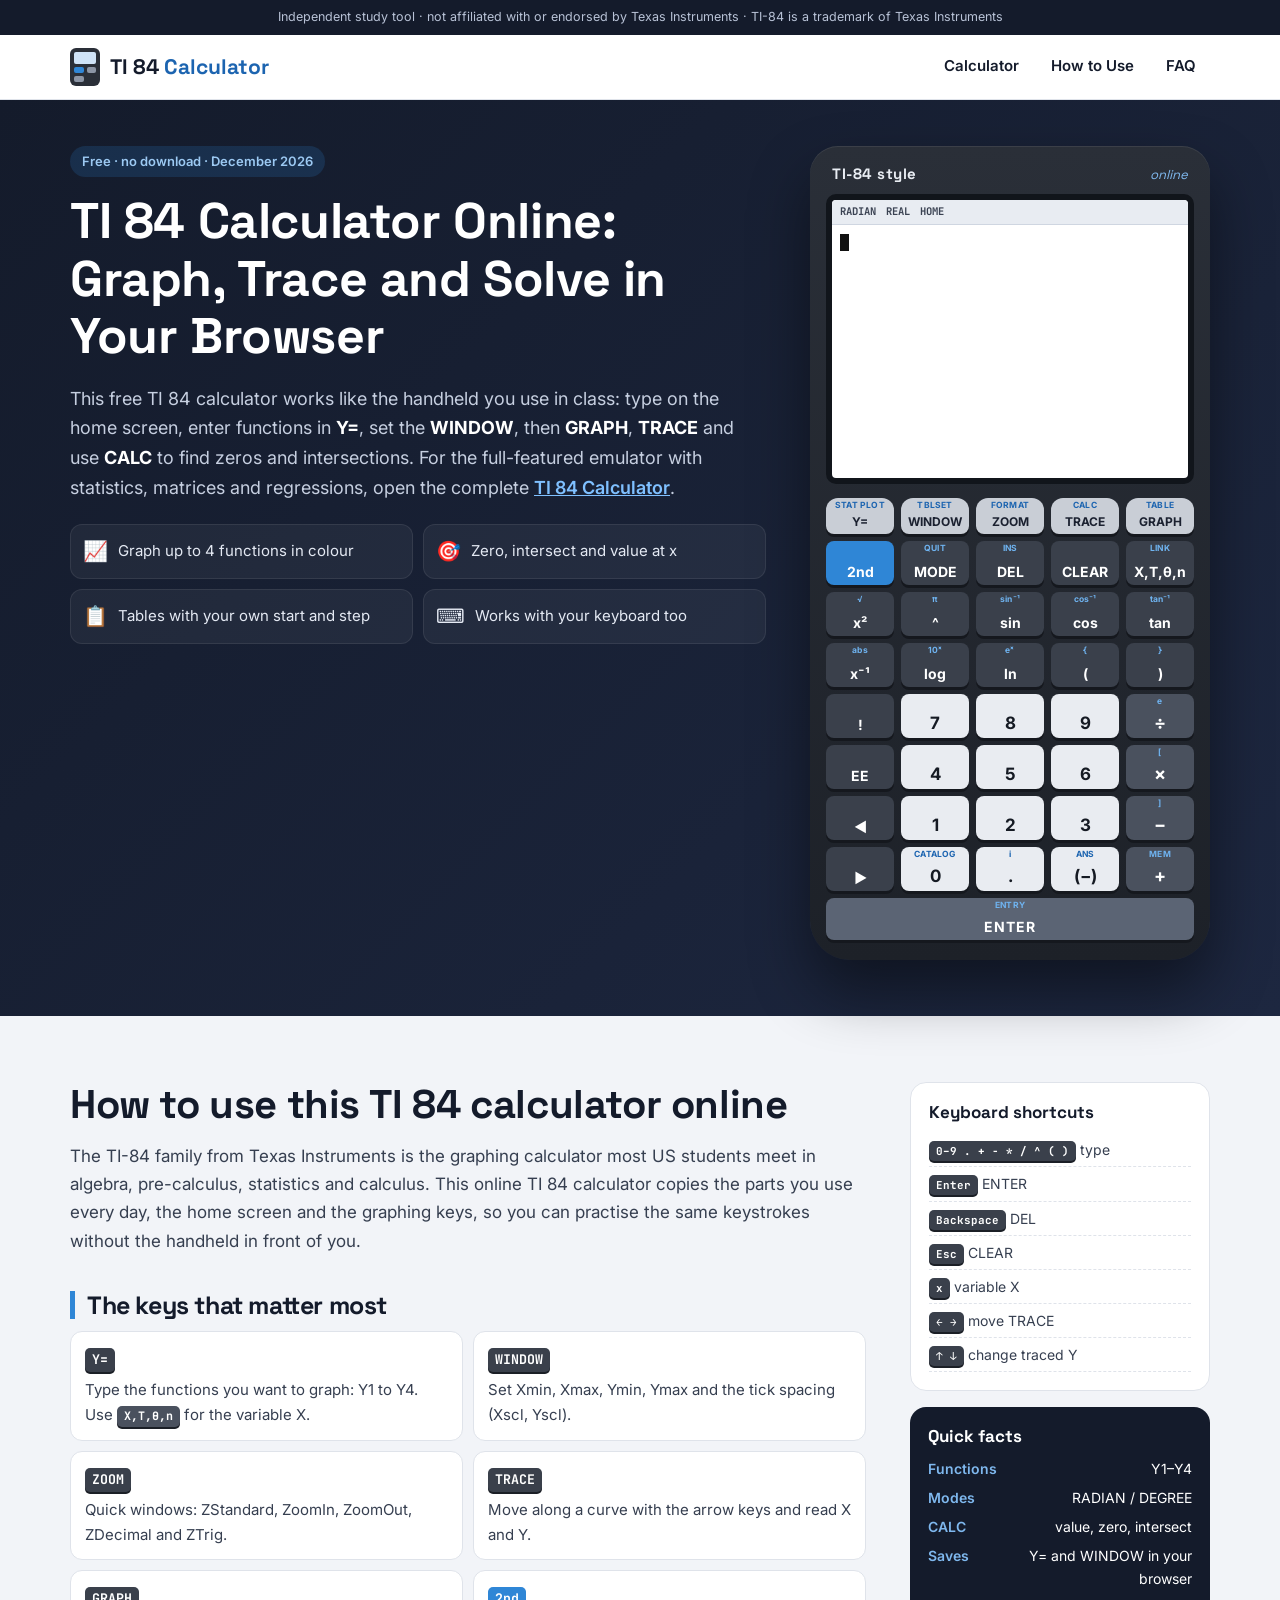
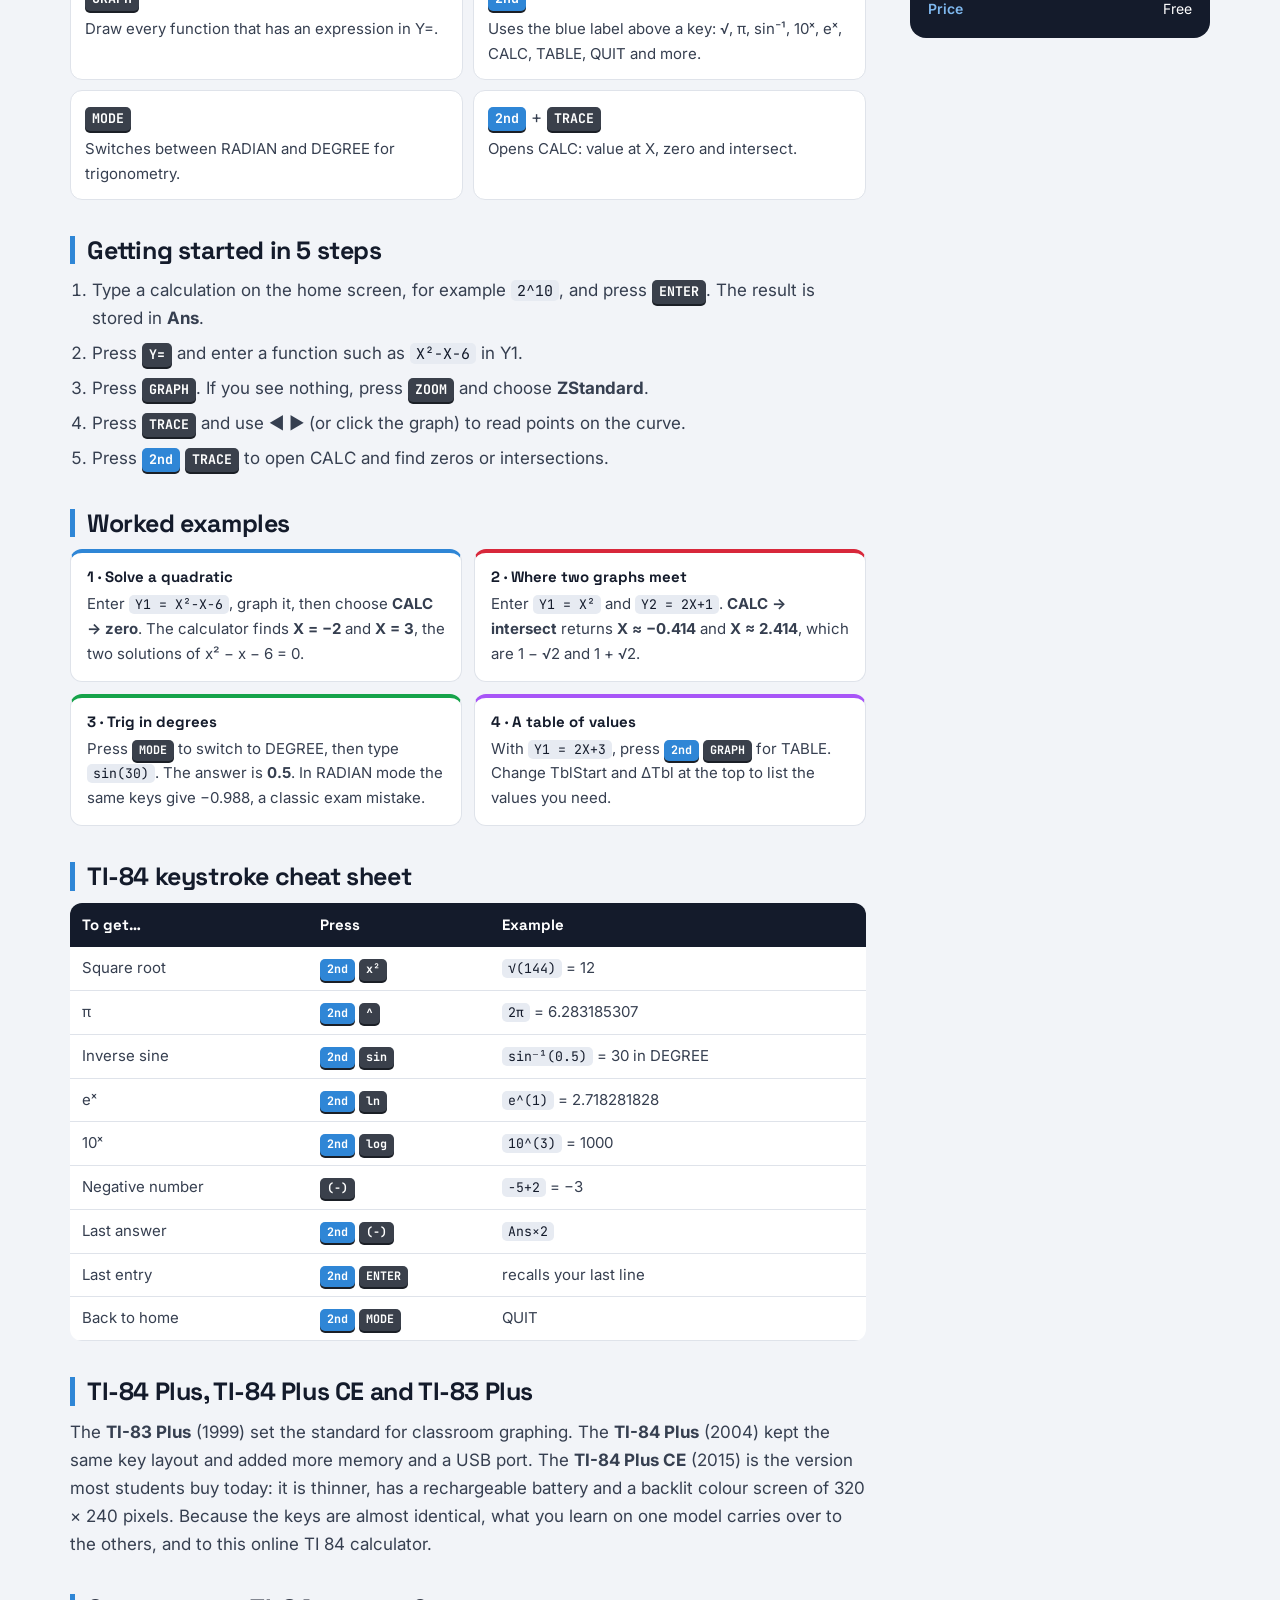
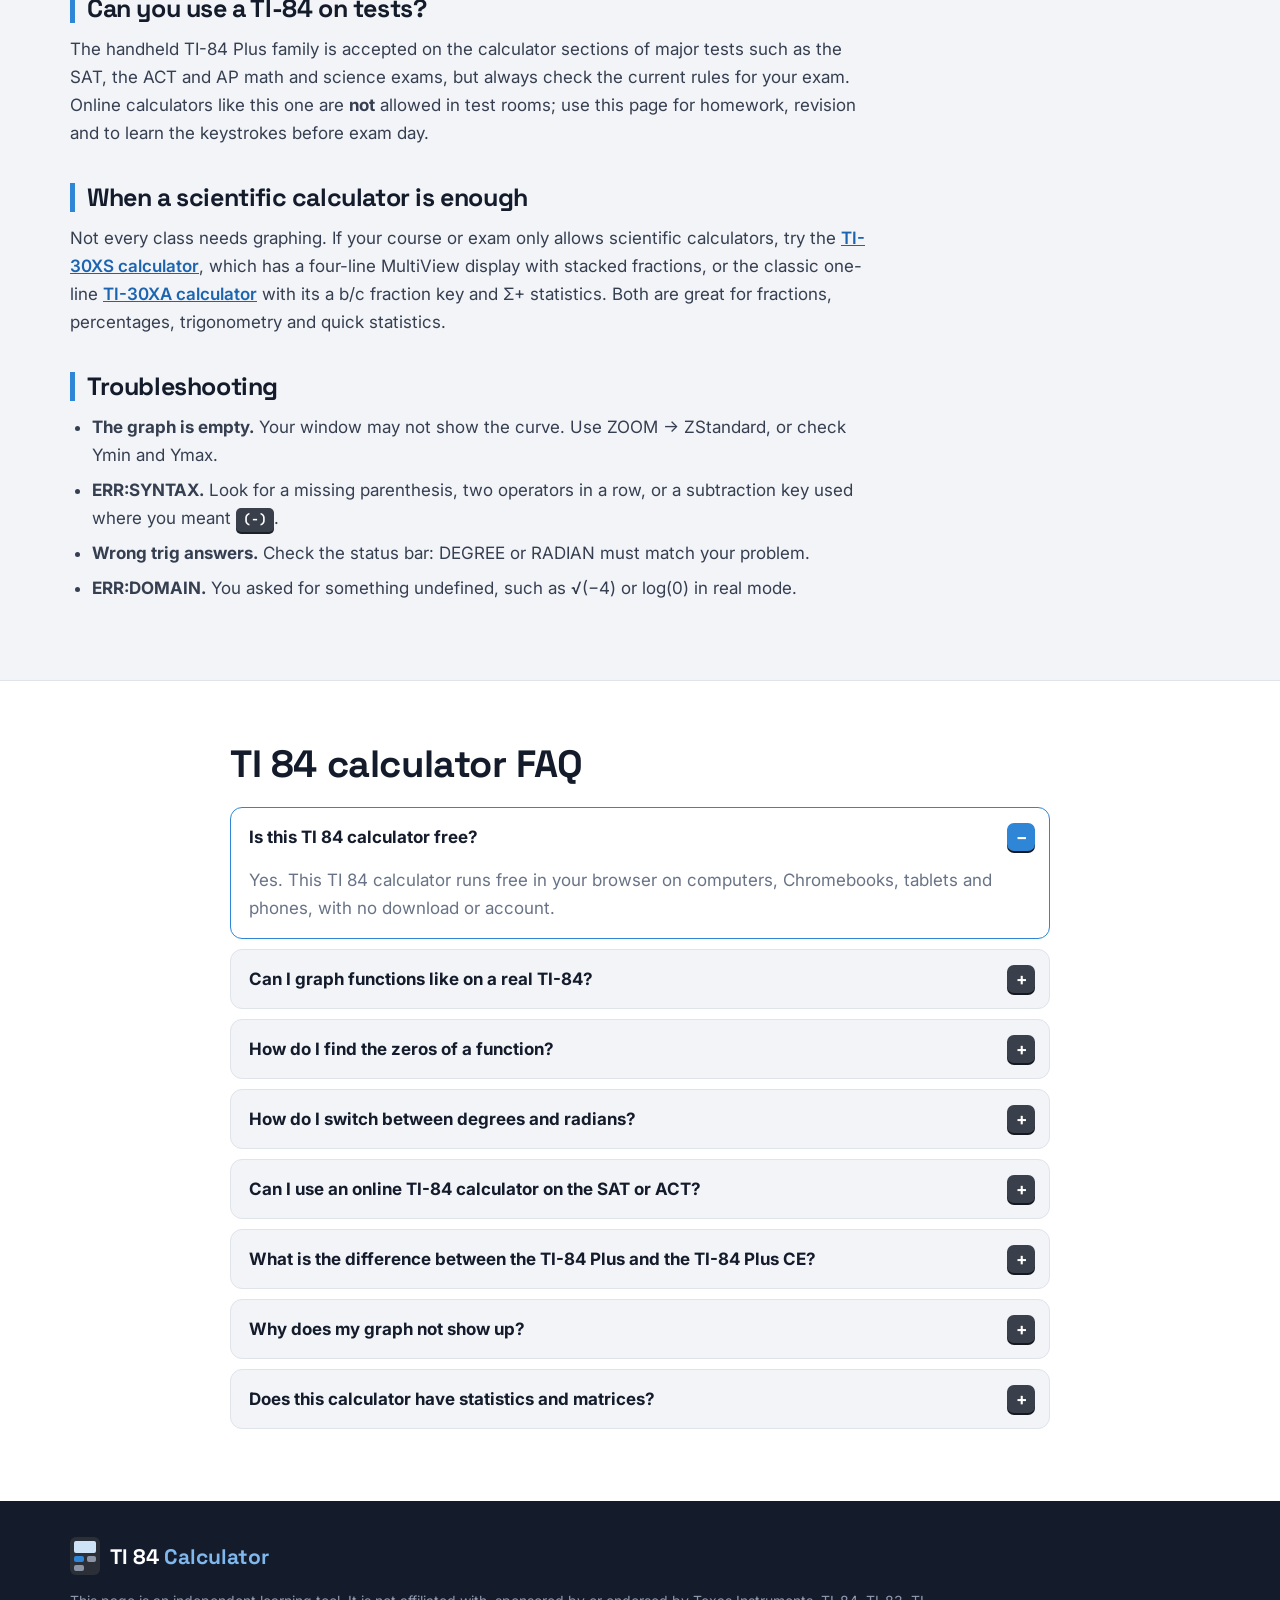
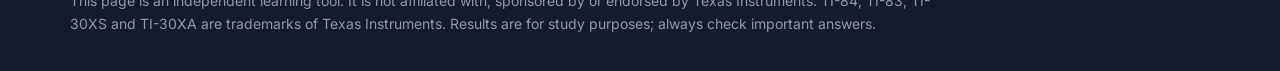
<file: index.html>
<!DOCTYPE html>
<html lang="en">
<head>
 <meta name="google-site-verification" content="D7AYmezfDBLRlR6S_Rco40Dx1BfmAZhsnF-uIUG-grg" />
<meta charset="UTF-8">
<meta name="viewport" content="width=device-width, initial-scale=1">
<title>TI 84 Calculator Online – Free Graphing Calculator (November 2026)</title>
<meta name="description" content="Use a free TI 84 calculator online: TI-84 style keys, Y= editor, graphing with zoom and trace, zeros, intersections, tables and degree/radian mode. Includes keystroke guide, worked examples and FAQ.">
<meta name="robots" content="index, follow">
<meta property="og:title" content="TI 84 Calculator Online – Free Graphing Calculator">
<meta property="og:description" content="A TI-84 style graphing calculator in your browser with Y=, WINDOW, ZOOM, TRACE, CALC and TABLE, plus a complete how-to guide.">
<meta property="og:type" content="website">
<link rel="preconnect" href="https://fonts.googleapis.com">
<link rel="preconnect" href="https://fonts.gstatic.com" crossorigin>
<link href="https://fonts.googleapis.com/css2?family=Space+Grotesk:wght@500;700&family=Inter:wght@400;500;600;700&family=JetBrains+Mono:wght@500;700&display=swap" rel="stylesheet">
<link rel="stylesheet" href="style.css">
<script type="application/ld+json">
{
 "@context": "https://schema.org",
 "@type": "FAQPage",
 "mainEntity": [
  {
   "@type": "Question",
   "name": "Is this TI 84 calculator free?",
   "acceptedAnswer": {
    "@type": "Answer",
    "text": "Yes. This TI 84 calculator runs free in your browser on computers, Chromebooks, tablets and phones, with no download or account."
   }
  },
  {
   "@type": "Question",
   "name": "Can I graph functions like on a real TI-84?",
   "acceptedAnswer": {
    "@type": "Answer",
    "text": "Yes. Enter up to four functions in Y=, set the WINDOW or use ZOOM, then press GRAPH. TRACE lets you move along a curve, and CALC finds values, zeros, intersections, minimums and maximums."
   }
  },
  {
   "@type": "Question",
   "name": "How do I find the zeros of a function?",
   "acceptedAnswer": {
    "@type": "Answer",
    "text": "Enter the function in Y1, press GRAPH, then 2nd and TRACE to open CALC and choose zero. The calculator lists every zero it finds inside the current window."
   }
  },
  {
   "@type": "Question",
   "name": "How do I switch between degrees and radians?",
   "acceptedAnswer": {
    "@type": "Answer",
    "text": "Press MODE. The status bar at the top of the screen shows DEGREE or RADIAN. Use DEGREE for most geometry problems and RADIAN for calculus and unit-circle work."
   }
  },
  {
   "@type": "Question",
   "name": "Can I use an online TI-84 calculator on the SAT or ACT?",
   "acceptedAnswer": {
    "@type": "Answer",
    "text": "No. Online calculators are not allowed in test rooms. The handheld TI-84 Plus family is accepted on the SAT, ACT and AP exams, so use this page to practise the keystrokes before test day."
   }
  },
  {
   "@type": "Question",
   "name": "What is the difference between the TI-84 Plus and the TI-84 Plus CE?",
   "acceptedAnswer": {
    "@type": "Answer",
    "text": "The TI-84 Plus CE, released in 2015, is thinner, has a backlit colour screen of 320 × 240 pixels and a rechargeable battery. The TI-84 Plus from 2004 has a monochrome screen and uses AAA batteries. The keys are almost the same."
   }
  },
  {
   "@type": "Question",
   "name": "Why does my graph not show up?",
   "acceptedAnswer": {
    "@type": "Answer",
    "text": "Usually the window does not include the curve. Press ZOOM and choose ZStandard, or check that Xmin is less than Xmax and Ymin is less than Ymax. Also check Y= for a syntax error."
   }
  },
  {
   "@type": "Question",
   "name": "Does this calculator have statistics and matrices?",
   "acceptedAnswer": {
    "@type": "Answer",
    "text": "This page focuses on the home screen, graphing and tables. For statistics, regressions, matrices and probability distributions, use the full TI 84 calculator on our main site."
   }
  }
 ]
}
</script>
</head>
<body>

<div class="notice">Independent study tool · not affiliated with or endorsed by Texas Instruments · TI-84 is a trademark of Texas Instruments</div>

<header class="top">
  <div class="wrap top-in">
    <a href="#" class="brand">
      <span class="b-ic" aria-hidden="true"><i></i><i></i><i></i><i></i></span>
      <span class="b-txt">TI 84 <b>Calculator</b></span>
    </a>
    <button class="hamb" aria-label="Open menu" aria-expanded="false"><span></span><span></span><span></span></button>
    <nav class="nav" aria-label="Main">
      <a href="#calc">Calculator</a>
      <a href="#guide">How to Use</a>
      <a href="#faq">FAQ</a>
    </nav>
  </div>
</header>

<main>
<section class="hero">
  <div class="wrap hero-in">
    <div class="h-copy">
      <p class="kick">Free · no download · <span class="cm">November 2026</span></p>
      <h1>TI 84 Calculator Online: Graph, Trace and Solve in Your Browser</h1>
      <p class="lead">This free TI 84 calculator works like the handheld you use in class: type on the home screen, enter functions in <b>Y=</b>, set the <b>WINDOW</b>, then <b>GRAPH</b>, <b>TRACE</b> and use <b>CALC</b> to find zeros and intersections. For the full-featured emulator with statistics, matrices and regressions, open the complete <a href="https://ti84calchub.com/">TI 84 Calculator</a>.</p>
      <ul class="h-list">
        <li><span>📈</span>Graph up to 4 functions in colour</li>
        <li><span>🎯</span>Zero, intersect and value at x</li>
        <li><span>📋</span>Tables with your own start and step</li>
        <li><span>⌨️</span>Works with your keyboard too</li>
      </ul>
    </div>

    <div class="calc" id="calc" aria-label="TI 84 style calculator">
      <div class="c-brand"><span>TI-84 style</span><em>online</em></div>
      <div class="screen">
        <div class="status"><span id="stMode">RADIAN</span><span>REAL</span><span id="stPane">HOME</span><span class="st2" id="st2" hidden>2ND</span></div>
        <div class="pane" id="pHome"><div class="hist" id="hist"></div><div class="entry"><span id="entry"></span><i class="cur"></i></div></div>
        <div class="pane yeq" id="pY" hidden></div>
        <div class="pane win" id="pW" hidden></div>
        <div class="pane menu" id="pM" hidden></div>
        <div class="pane gr" id="pG" hidden><canvas id="cv" width="640" height="440" aria-label="Graph"></canvas><div class="g-foot" id="gFoot"></div></div>
        <div class="pane tb" id="pT" hidden></div>
      </div>
      <div class="keys" id="keys"></div>
    </div>
  </div>
</section>

<section class="guide" id="guide">
  <div class="wrap g-grid">
    <article class="prose">
      <h2>How to use this TI 84 calculator online</h2>
      <p>The TI-84 family from Texas Instruments is the graphing calculator most US students meet in algebra, pre-calculus, statistics and calculus. This online TI 84 calculator copies the parts you use every day, the home screen and the graphing keys, so you can practise the same keystrokes without the handheld in front of you.</p>

      <h3>The keys that matter most</h3>
      <div class="keymap">
        <div><kbd>Y=</kbd><p>Type the functions you want to graph: Y1 to Y4. Use <kbd class="s">X,T,θ,n</kbd> for the variable X.</p></div>
        <div><kbd>WINDOW</kbd><p>Set Xmin, Xmax, Ymin, Ymax and the tick spacing (Xscl, Yscl).</p></div>
        <div><kbd>ZOOM</kbd><p>Quick windows: ZStandard, ZoomIn, ZoomOut, ZDecimal and ZTrig.</p></div>
        <div><kbd>TRACE</kbd><p>Move along a curve with the arrow keys and read X and Y.</p></div>
        <div><kbd>GRAPH</kbd><p>Draw every function that has an expression in Y=.</p></div>
        <div><kbd class="b">2nd</kbd><p>Uses the blue label above a key: √, π, sin⁻¹, 10ˣ, eˣ, CALC, TABLE, QUIT and more.</p></div>
        <div><kbd>MODE</kbd><p>Switches between RADIAN and DEGREE for trigonometry.</p></div>
        <div><kbd class="b">2nd</kbd> + <kbd>TRACE</kbd><p>Opens CALC: value at X, zero and intersect.</p></div>
      </div>

      <h3>Getting started in 5 steps</h3>
      <ol>
        <li>Type a calculation on the home screen, for example <code>2^10</code>, and press <kbd>ENTER</kbd>. The result is stored in <b>Ans</b>.</li>
        <li>Press <kbd>Y=</kbd> and enter a function such as <code>X²−X−6</code> in Y1.</li>
        <li>Press <kbd>GRAPH</kbd>. If you see nothing, press <kbd>ZOOM</kbd> and choose <b>ZStandard</b>.</li>
        <li>Press <kbd>TRACE</kbd> and use ◀ ▶ (or click the graph) to read points on the curve.</li>
        <li>Press <kbd class="b">2nd</kbd> <kbd>TRACE</kbd> to open CALC and find zeros or intersections.</li>
      </ol>

      <h3>Worked examples</h3>
      <div class="exs">
        <div class="ex"><p class="ex-t">1 · Solve a quadratic</p><p>Enter <code>Y1 = X²−X−6</code>, graph it, then choose <b>CALC → zero</b>. The calculator finds <b>X = −2</b> and <b>X = 3</b>, the two solutions of x² − x − 6 = 0.</p></div>
        <div class="ex"><p class="ex-t">2 · Where two graphs meet</p><p>Enter <code>Y1 = X²</code> and <code>Y2 = 2X+1</code>. <b>CALC → intersect</b> returns <b>X ≈ −0.414</b> and <b>X ≈ 2.414</b>, which are 1 − √2 and 1 + √2.</p></div>
        <div class="ex"><p class="ex-t">3 · Trig in degrees</p><p>Press <kbd>MODE</kbd> to switch to DEGREE, then type <code>sin(30)</code>. The answer is <b>0.5</b>. In RADIAN mode the same keys give −0.988, a classic exam mistake.</p></div>
        <div class="ex"><p class="ex-t">4 · A table of values</p><p>With <code>Y1 = 2X+3</code>, press <kbd class="b">2nd</kbd> <kbd>GRAPH</kbd> for TABLE. Change TblStart and ΔTbl at the top to list the values you need.</p></div>
      </div>

      <h3>TI-84 keystroke cheat sheet</h3>
      <div class="tbl">
        <table>
          <thead><tr><th>To get…</th><th>Press</th><th>Example</th></tr></thead>
          <tbody>
            <tr><td>Square root</td><td><kbd class="b">2nd</kbd> <kbd>x²</kbd></td><td><code>√(144)</code> = 12</td></tr>
            <tr><td>π</td><td><kbd class="b">2nd</kbd> <kbd>^</kbd></td><td><code>2π</code> = 6.283185307</td></tr>
            <tr><td>Inverse sine</td><td><kbd class="b">2nd</kbd> <kbd>sin</kbd></td><td><code>sin⁻¹(0.5)</code> = 30 in DEGREE</td></tr>
            <tr><td>eˣ</td><td><kbd class="b">2nd</kbd> <kbd>ln</kbd></td><td><code>e^(1)</code> = 2.718281828</td></tr>
            <tr><td>10ˣ</td><td><kbd class="b">2nd</kbd> <kbd>log</kbd></td><td><code>10^(3)</code> = 1000</td></tr>
            <tr><td>Negative number</td><td><kbd>(−)</kbd></td><td><code>−5+2</code> = −3</td></tr>
            <tr><td>Last answer</td><td><kbd class="b">2nd</kbd> <kbd>(−)</kbd></td><td><code>Ans×2</code></td></tr>
            <tr><td>Last entry</td><td><kbd class="b">2nd</kbd> <kbd>ENTER</kbd></td><td>recalls your last line</td></tr>
            <tr><td>Back to home</td><td><kbd class="b">2nd</kbd> <kbd>MODE</kbd></td><td>QUIT</td></tr>
          </tbody>
        </table>
      </div>

      <h3>TI-84 Plus, TI-84 Plus CE and TI-83 Plus</h3>
      <p>The <b>TI-83 Plus</b> (1999) set the standard for classroom graphing. The <b>TI-84 Plus</b> (2004) kept the same key layout and added more memory and a USB port. The <b>TI-84 Plus CE</b> (2015) is the version most students buy today: it is thinner, has a rechargeable battery and a backlit colour screen of 320 × 240 pixels. Because the keys are almost identical, what you learn on one model carries over to the others, and to this online TI 84 calculator.</p>

      <h3>Can you use a TI-84 on tests?</h3>
      <p>The handheld TI-84 Plus family is accepted on the calculator sections of major tests such as the SAT, the ACT and AP math and science exams, but always check the current rules for your exam. Online calculators like this one are <b>not</b> allowed in test rooms; use this page for homework, revision and to learn the keystrokes before exam day.</p>

      <h3>When a scientific calculator is enough</h3>
      <p>Not every class needs graphing. If your course or exam only allows scientific calculators, try the <a href="https://ti84calchub.com/ti-30xs-calculator/">TI-30XS calculator</a>, which has a four-line MultiView display with stacked fractions, or the classic one-line <a href="https://ti84calchub.com/ti-30xa-calculator/">TI-30XA calculator</a> with its a b/c fraction key and Σ+ statistics. Both are great for fractions, percentages, trigonometry and quick statistics.</p>

      <h3>Troubleshooting</h3>
      <ul>
        <li><b>The graph is empty.</b> Your window may not show the curve. Use ZOOM → ZStandard, or check Ymin and Ymax.</li>
        <li><b>ERR:SYNTAX.</b> Look for a missing parenthesis, two operators in a row, or a subtraction key used where you meant <kbd>(−)</kbd>.</li>
        <li><b>Wrong trig answers.</b> Check the status bar: DEGREE or RADIAN must match your problem.</li>
        <li><b>ERR:DOMAIN.</b> You asked for something undefined, such as √(−4) or log(0) in real mode.</li>
      </ul>
    </article>
    <aside class="side">
      <div class="s-card">
        <p class="s-h">Keyboard shortcuts</p>
        <ul>
          <li><kbd>0–9 . + − * / ^ ( )</kbd> type</li>
          <li><kbd>Enter</kbd> ENTER</li>
          <li><kbd>Backspace</kbd> DEL</li>
          <li><kbd>Esc</kbd> CLEAR</li>
          <li><kbd>x</kbd> variable X</li>
          <li><kbd>← →</kbd> move TRACE</li>
          <li><kbd>↑ ↓</kbd> change traced Y</li>
        </ul>
      </div>
      <div class="s-card blue">
        <p class="s-h">Quick facts</p>
        <dl>
          <dt>Functions</dt><dd>Y1–Y4</dd>
          <dt>Modes</dt><dd>RADIAN / DEGREE</dd>
          <dt>CALC</dt><dd>value, zero, intersect</dd>
          <dt>Saves</dt><dd>Y= and WINDOW in your browser</dd>
          <dt>Price</dt><dd>Free</dd>
        </dl>
      </div>
    </aside>
  </div>
</section>

<section class="faq" id="faq">
  <div class="wrap faq-in">
    <h2>TI 84 calculator FAQ</h2>
    <details open><summary>Is this TI 84 calculator free?</summary><p>Yes. This TI 84 calculator runs free in your browser on computers, Chromebooks, tablets and phones, with no download or account.</p></details>
    <details><summary>Can I graph functions like on a real TI-84?</summary><p>Yes. Enter up to four functions in Y=, set the WINDOW or use ZOOM, then press GRAPH. TRACE lets you move along a curve, and CALC finds values, zeros, intersections, minimums and maximums.</p></details>
    <details><summary>How do I find the zeros of a function?</summary><p>Enter the function in Y1, press GRAPH, then 2nd and TRACE to open CALC and choose zero. The calculator lists every zero it finds inside the current window.</p></details>
    <details><summary>How do I switch between degrees and radians?</summary><p>Press MODE. The status bar at the top of the screen shows DEGREE or RADIAN. Use DEGREE for most geometry problems and RADIAN for calculus and unit-circle work.</p></details>
    <details><summary>Can I use an online TI-84 calculator on the SAT or ACT?</summary><p>No. Online calculators are not allowed in test rooms. The handheld TI-84 Plus family is accepted on the SAT, ACT and AP exams, so use this page to practise the keystrokes before test day.</p></details>
    <details><summary>What is the difference between the TI-84 Plus and the TI-84 Plus CE?</summary><p>The TI-84 Plus CE, released in 2015, is thinner, has a backlit colour screen of 320 × 240 pixels and a rechargeable battery. The TI-84 Plus from 2004 has a monochrome screen and uses AAA batteries. The keys are almost the same.</p></details>
    <details><summary>Why does my graph not show up?</summary><p>Usually the window does not include the curve. Press ZOOM and choose ZStandard, or check that Xmin is less than Xmax and Ymin is less than Ymax. Also check Y= for a syntax error.</p></details>
    <details><summary>Does this calculator have statistics and matrices?</summary><p>This page focuses on the home screen, graphing and tables. For statistics, regressions, matrices and probability distributions, use the full TI 84 calculator on our main site.</p></details>
  </div>
</section>
</main>

<footer class="foot">
  <div class="wrap">
    <a href="#" class="brand"><span class="b-ic" aria-hidden="true"><i></i><i></i><i></i><i></i></span><span class="b-txt">TI 84 <b>Calculator</b></span></a>
    <p>This page is an independent learning tool. It is not affiliated with, sponsored by or endorsed by Texas Instruments. TI-84, TI-83, TI-30XS and TI-30XA are trademarks of Texas Instruments. Results are for study purposes; always check important answers.</p>
  </div>
</footer>

<div class="toast" id="toast" role="status" hidden></div>

<script>
(function(){
  var $=function(id){return document.getElementById(id);};
  var tt; function toast(m){ var e=$('toast'); e.textContent=m; e.hidden=false; clearTimeout(tt); tt=setTimeout(function(){e.hidden=true;},1800); }
  function store(k,v){ try{ if(v===undefined) return JSON.parse(localStorage.getItem(k)); localStorage.setItem(k,JSON.stringify(v)); }catch(e){ return null; } }
  try{ var lab=new Date().toLocaleDateString('en-US',{month:'long',year:'numeric'});
    document.querySelectorAll('.cm').forEach(function(e){ e.textContent=lab; });
    document.title=document.title.replace(/\([A-Za-z]+ \d{4}\)/,'('+lab+')'); }catch(e){}

  /* ================= math engine ================= */
  function Err(m){ this.m=m; }
  var FN=['sin⁻¹','cos⁻¹','tan⁻¹','sin','cos','tan','ln','log','√','abs'];
  var ALIAS={asin:'sin⁻¹',acos:'cos⁻¹',atan:'tan⁻¹',sqrt:'√'};
  function tokenize(s){
    s=s.replace(/\s+/g,'');
    var T=[], i=0, m;
    while(i<s.length){
      var r=s.slice(i);
      if((m=r.match(/^(\d+\.?\d*|\.\d+)(E[−-]?\d+)?/))){ T.push({t:'n',v:parseFloat(m[0].replace('−','-'))}); i+=m[0].length; continue; }
      if((m=r.match(/^(asin|acos|atan|sqrt)/))){ T.push({t:'f',v:ALIAS[m[0]]}); i+=m[0].length; continue; }
      var f=null; for(var k=0;k<FN.length;k++){ if(r.indexOf(FN[k])===0){ f=FN[k]; break; } }
      if(f){ T.push({t:'f',v:f}); i+=f.length; continue; }
      if(r.indexOf('Ans')===0){ T.push({t:'v',v:'Ans'}); i+=3; continue; }
      if(r.indexOf('⁻¹')===0){ T.push({t:'o',v:'inv'}); i+=2; continue; }
      var c=s[i];
      if(c==='π'){ T.push({t:'k',v:Math.PI}); i++; continue; }
      if(c==='e'){ T.push({t:'k',v:Math.E}); i++; continue; }
      if(c==='X'||c==='x'){ T.push({t:'v',v:'X'}); i++; continue; }
      var map={'+':'+','-':'-','−':'neg','*':'*','×':'*','/':'/','÷':'/','^':'^','!':'!','²':'sq','(':'(',')':')'};
      if(map[c]){ T.push({t:'o',v:map[c]}); i++; continue; }
      throw new Err('SYNTAX');
    }
    return T;
  }
  function compile(src){
    var T=tokenize(src), p=0;
    if(!T.length) throw new Err('SYNTAX');
    function pk(){ return T[p]; }
    function is(v){ var t=T[p]; return t&&t.t==='o'&&t.v===v; }
    function startsPrimary(){ var t=T[p]; return t&&(t.t==='n'||t.t==='k'||t.t==='v'||t.t==='f'||(t.t==='o'&&t.v==='(')); }
    function expr(){
      var a=term();
      while(is('+')||is('-')||is('neg')){ var op=T[p++].v; if(op==='neg') op='-'; var b=term(); a=(function(a,b,op){ return op==='+'?function(E){return a(E)+b(E);}:function(E){return a(E)-b(E);}; })(a,b,op); }
      return a;
    }
    function term(){
      var a=unary();
      for(;;){
        if(is('*')||is('/')){ var op=T[p++].v, b=unary(); a=(function(a,b,op){ return op==='*'?function(E){return a(E)*b(E);}:function(E){ var d=b(E); if(d===0) throw new Err('DIVIDE BY 0'); return a(E)/d; }; })(a,b,op); }
        else if(startsPrimary()){ var c=unary(); a=(function(a,c){ return function(E){return a(E)*c(E);}; })(a,c); }
        else break;
      }
      return a;
    }
    function unary(){
      if(is('-')||is('neg')){ p++; var u=unary(); return function(E){return -u(E);}; }
      return power();
    }
    function power(){
      var b=postfix();
      while(is('^')){
        p++; var neg=false; while(is('-')||is('neg')){ p++; neg=!neg; }
        var e=postfix(), bb=b, n=neg;
        b=function(E){ var x=bb(E), y=e(E); if(n) y=-y; var r=Math.pow(x,y); if(x<0&&Math.abs(y)<1&&!Number.isInteger(y)){ var q=Math.round(1/y); if(Math.abs(1/y-q)<1e-9&&q%2) r=-Math.pow(-x,y); } return r; };
      }
      return b;
    }
    function postfix(){
      var v=primary();
      for(;;){
        if(is('!')){ p++; v=(function(v){ return function(E){ var n=v(E); if(n<0||n>170||!Number.isInteger(Math.round(n*1e9)/1e9)) throw new Err('DOMAIN'); n=Math.round(n); var r=1; for(var i=2;i<=n;i++) r*=i; return r; }; })(v); }
        else if(is('sq')){ p++; v=(function(v){ return function(E){ var x=v(E); return x*x; }; })(v); }
        else if(is('inv')){ p++; v=(function(v){ return function(E){ var x=v(E); if(x===0) throw new Err('DIVIDE BY 0'); return 1/x; }; })(v); }
        else break;
      }
      return v;
    }
    function group(){ p++; var e=expr(); if(is(')')) p++; else if(p<T.length) throw new Err('SYNTAX'); return e; }
    function primary(){
      var t=pk(); if(!t) throw new Err('SYNTAX');
      if(t.t==='n'){ p++; var n=t.v; return function(){return n;}; }
      if(t.t==='k'){ p++; var k=t.v; return function(){return k;}; }
      if(t.t==='v'){ p++; var nm=t.v; return function(E){ return E[nm]; }; }
      if(t.t==='o'&&t.v==='(') return group();
      if(t.t==='f'){
        p++; var arg=is('(')?group():power(), F=t.v;
        return function(E){
          var x=arg(E), d=E.deg?Math.PI/180:1;
          switch(F){
            case 'sin': return Math.abs(Math.sin(x*d))<1e-15?0:Math.sin(x*d);
            case 'cos': return Math.abs(Math.cos(x*d))<1e-15?0:Math.cos(x*d);
            case 'tan': var c=Math.cos(x*d); if(Math.abs(c)<1e-15) throw new Err('DOMAIN'); return Math.tan(x*d);
            case 'sin⁻¹': if(x<-1||x>1) throw new Err('DOMAIN'); return Math.asin(x)/d;
            case 'cos⁻¹': if(x<-1||x>1) throw new Err('DOMAIN'); return Math.acos(x)/d;
            case 'tan⁻¹': return Math.atan(x)/d;
            case 'ln': if(x<=0) throw new Err('DOMAIN'); return Math.log(x);
            case 'log': if(x<=0) throw new Err('DOMAIN'); return Math.log10(x);
            case '√': if(x<0) throw new Err('DOMAIN'); return Math.sqrt(x);
            case 'abs': return Math.abs(x);
          }
        };
      }
      throw new Err('SYNTAX');
    }
    var f=expr();
    if(p<T.length) throw new Err('SYNTAX');
    return function(E){ var v=f(E); if(isNaN(v)) throw new Err('DOMAIN'); if(!isFinite(v)) throw new Err('OVERFLOW'); return v; };
  }
  function fmt(v){
    if(v===0) return '0';
    var a=Math.abs(v), s;
    if(a>=1e10||a<1e-3){ var m=v.toExponential(9).split('e'); s=String(parseFloat(m[0]))+'E'+parseInt(m[1],10); }
    else s=String(parseFloat(v.toPrecision(10)));
    return s.replace(/-/g,'−');
  }
  window.TI84={compile:compile,fmt:fmt,Err:Err};

  /* ================= state ================= */
  var COLORS=['#1f63d1','#e0262f','#111','#c21bb0'];
  var saved=store('ti84-web2')||{};
  var ST={deg:!!saved.deg, Y:saved.Y||['','','',''], W:saved.W||{xmin:-10,xmax:10,xscl:1,ymin:-10,ymax:10,yscl:1}, tbl:saved.tbl||{start:0,step:1}};
  var pane='home', second=false, entry='', hist=[], ans=0, last='', X=0, yFocus=0, trace=null, marks=[], menu=null, pending=null;
  function save(){ store('ti84-web2',{deg:ST.deg,Y:ST.Y,W:ST.W,tbl:ST.tbl}); }
  function env(x){ return {X:x===undefined?X:x, Ans:ans, deg:ST.deg}; }

  /* ================= panes ================= */
  var PANES={home:'pHome',yeq:'pY',win:'pW',menu:'pM',graph:'pG',table:'pT'};
  var LABEL={home:'HOME',yeq:'Y=',win:'WINDOW',menu:'MENU',graph:'GRAPH',table:'TABLE'};
  function show(p){
    pane=p; Object.keys(PANES).forEach(function(k){ $(PANES[k]).hidden=k!==p; });
    $('stPane').textContent=p==='menu'&&menu?menu.title:LABEL[p];
    if(p==='yeq') drawY(); if(p==='win') drawW(); if(p==='graph') drawGraph(); if(p==='table') drawT(); if(p==='home') drawHome();
  }
  function setSecond(v){ second=v; $('st2').hidden=!v; $('keys').classList.toggle('sec',v); }
  function setMode(){ $('stMode').textContent=ST.deg?'DEGREE':'RADIAN'; }

  /* home */
  function drawHome(){
    $('hist').innerHTML=hist.slice(-12).map(function(h){ return '<p class="hq">'+esc(h[0])+'</p><p class="ha'+(h[2]?' err':'')+'">'+esc(h[1])+'</p>'; }).join('');
    $('entry').textContent=entry;
    var s=$('pHome'); s.scrollTop=s.scrollHeight;
  }
  function esc(s){ return String(s).replace(/[&<>"]/g,function(c){return {'&':'&amp;','<':'&lt;','>':'&gt;','"':'&quot;'}[c];}); }
  function evalEntry(){
    var src=entry;
    if(!src.trim()){ if(last){ src=last; } else return; }
    if(/^[+*/^²×÷!]|^⁻¹/.test(src)) src='Ans'+src;
    try{ var v=compile(src)(env()); ans=v; hist.push([src,fmt(v)]); }
    catch(e){ if(!(e instanceof Err)) e=new Err('SYNTAX'); hist.push([src,'ERR:'+e.m,1]); }
    last=src; entry=''; drawHome();
  }
  /* Y= */
  function drawY(){
    $('pY').innerHTML=ST.Y.map(function(y,i){ return '<label class="yrow"><span class="yl"><i style="background:'+COLORS[i]+'"></i>Y'+(i+1)+'=</span><input type="text" data-i="'+i+'" value="'+esc(y)+'" spellcheck="false" autocomplete="off" aria-label="Y'+(i+1)+'"></label>'; }).join('')+'<p class="phint">Use X for the variable. Press GRAPH to draw.</p>';
    $('pY').querySelectorAll('input').forEach(function(inp){
      inp.addEventListener('focus',function(){ yFocus=+inp.dataset.i; });
      inp.addEventListener('input',function(){ ST.Y[+inp.dataset.i]=inp.value; save(); });
      inp.addEventListener('keydown',function(e){ if(e.key==='Enter'){ e.preventDefault(); var n=$('pY').querySelectorAll('input')[(+inp.dataset.i+1)%4]; n.focus(); } });
    });
  }
  /* WINDOW */
  var WF=[['xmin','Xmin'],['xmax','Xmax'],['xscl','Xscl'],['ymin','Ymin'],['ymax','Ymax'],['yscl','Yscl']];
  function drawW(){
    $('pW').innerHTML='<p class="wh">WINDOW</p>'+WF.map(function(f){ return '<label class="wrow"><span>'+f[1]+'=</span><input type="text" inputmode="decimal" data-k="'+f[0]+'" value="'+fmt(ST.W[f[0]]).replace(/−/g,'-')+'"></label>'; }).join('');
    $('pW').querySelectorAll('input').forEach(function(inp){
      inp.addEventListener('focus',function(){ yFocus=-1; });
      inp.addEventListener('change',function(){
        try{ var v=compile(inp.value)(env()); ST.W[inp.dataset.k]=v; }catch(e){ toast('Invalid value'); }
        if(ST.W.xmin>=ST.W.xmax||ST.W.ymin>=ST.W.ymax){ toast('ERR:WINDOW RANGE – min must be less than max'); }
        save(); inp.value=fmt(ST.W[inp.dataset.k]).replace(/−/g,'-');
      });
    });
  }
  /* MENU */
  function openMenu(title,items){ menu={title:title,items:items}; $('pM').innerHTML='<p class="mh">'+title+'</p>'+items.map(function(it,i){ return '<button type="button" data-i="'+i+'"><b>'+(i+1)+':</b>'+it[0]+'</button>'; }).join(''); $('pM').querySelectorAll('button').forEach(function(b){ b.addEventListener('click',function(){ pick(+b.dataset.i); }); }); show('menu'); }
  function pick(i){ if(!menu||!menu.items[i]) return; var f=menu.items[i][1]; menu=null; f(); }
  function zoom(fn){ fn(); save(); trace=null; marks=[]; show('graph'); }
  var ZOOM=[
    ['ZStandard',function(){ zoom(function(){ ST.W={xmin:-10,xmax:10,xscl:1,ymin:-10,ymax:10,yscl:1}; }); }],
    ['Zoom In',function(){ zoom(function(){ scaleW(0.5); }); }],
    ['Zoom Out',function(){ zoom(function(){ scaleW(2); }); }],
    ['ZDecimal',function(){ zoom(function(){ ST.W={xmin:-6.6,xmax:6.6,xscl:1,ymin:-4.1,ymax:4.1,yscl:1}; }); }],
    ['ZTrig',function(){ zoom(function(){ ST.W=ST.deg?{xmin:-360,xmax:360,xscl:90,ymin:-4,ymax:4,yscl:1}:{xmin:-2*Math.PI,xmax:2*Math.PI,xscl:Math.PI/2,ymin:-4,ymax:4,yscl:1}; }); }],
    ['ZSquare',function(){ zoom(function(){ var W=ST.W, cy=(W.ymin+W.ymax)/2, h=(W.xmax-W.xmin)*(GH/GW)/2; W.ymin=cy-h; W.ymax=cy+h; }); }]
  ];
  function scaleW(k){ var W=ST.W, cx=(W.xmin+W.xmax)/2, cy=(W.ymin+W.ymax)/2, hx=(W.xmax-W.xmin)/2*k, hy=(W.ymax-W.ymin)/2*k; W.xmin=cx-hx; W.xmax=cx+hx; W.ymin=cy-hy; W.ymax=cy+hy; }
  var CALC=[
    ['value',function(){ pending={type:'value'}; show('graph'); }],
    ['zero',function(){ pending=null; doZero(); }],
    ['intersect',function(){ pending=null; doIntersect(); }],
    ['minimum',function(){ pending=null; doExt(false); }],
    ['maximum',function(){ pending=null; doExt(true); }]
  ];

  /* ================= graph ================= */
  var GW=320, GH=220, cv=$('cv'), ctx=cv.getContext('2d');
  ctx.scale(2,2);
  function funcs(){ var out=[]; ST.Y.forEach(function(y,i){ if(y.trim()){ try{ out.push({i:i,f:compile(y),src:y}); }catch(e){ out.push({i:i,err:true,src:y}); } } }); return out; }
  function val(F,x){ try{ return F.f(env(x)); }catch(e){ return NaN; } }
  function px(x){ var W=ST.W; return (x-W.xmin)/(W.xmax-W.xmin)*GW; }
  function py(y){ var W=ST.W; return GH-(y-W.ymin)/(W.ymax-W.ymin)*GH; }
  function xAt(pxv){ var W=ST.W; return W.xmin+pxv/GW*(W.xmax-W.xmin); }
  function drawGraph(){
    var W=ST.W; ctx.clearRect(0,0,GW,GH); ctx.fillStyle='#fff'; ctx.fillRect(0,0,GW,GH);
    if(!(W.xmin<W.xmax&&W.ymin<W.ymax)){ ctx.fillStyle='#c00'; ctx.font='12px monospace'; ctx.fillText('ERR:WINDOW RANGE',90,110); foot(); return; }
    ctx.strokeStyle='#bbb'; ctx.lineWidth=1;
    var tx=(W.xmax-W.xmin)/W.xscl, ty=(W.ymax-W.ymin)/W.yscl, oy=Math.min(GH,Math.max(0,py(0))), ox=Math.min(GW,Math.max(0,px(0)));
    ctx.beginPath();
    if(W.xscl>0&&tx<=80){ for(var x=Math.ceil(W.xmin/W.xscl)*W.xscl;x<=W.xmax;x+=W.xscl){ var X1=px(x); ctx.moveTo(X1,oy-3); ctx.lineTo(X1,oy+3); } }
    if(W.yscl>0&&ty<=80){ for(var y=Math.ceil(W.ymin/W.yscl)*W.yscl;y<=W.ymax;y+=W.yscl){ var Y1=py(y); ctx.moveTo(ox-3,Y1); ctx.lineTo(ox+3,Y1); } }
    ctx.stroke();
    ctx.strokeStyle='#222'; ctx.beginPath();
    if(W.ymin<=0&&W.ymax>=0){ ctx.moveTo(0,py(0)); ctx.lineTo(GW,py(0)); }
    if(W.xmin<=0&&W.xmax>=0){ ctx.moveTo(px(0),0); ctx.lineTo(px(0),GH); }
    ctx.stroke();
    var F=funcs(), errs=[];
    F.forEach(function(fn){
      if(fn.err){ errs.push('Y'+(fn.i+1)); return; }
      ctx.strokeStyle=COLORS[fn.i]; ctx.lineWidth=2; ctx.beginPath();
      var pen=false, prev=null, N=GW*2;
      for(var k=0;k<=N;k++){
        var xx=W.xmin+k/N*(W.xmax-W.xmin), yy=val(fn,xx);
        if(!isFinite(yy)){ pen=false; prev=null; continue; }
        var Y=py(yy);
        if(prev!==null&&Math.abs(Y-prev)>GH*1.5){ pen=false; }
        Y=Math.max(-GH,Math.min(2*GH,Y));
        if(!pen){ ctx.moveTo(k/2,Y); pen=true; } else ctx.lineTo(k/2,Y);
        prev=Y;
      }
      ctx.stroke();
    });
    marks.forEach(function(m){ ctx.fillStyle='#000'; ctx.beginPath(); ctx.arc(px(m[0]),py(m[1]),3.5,0,7); ctx.fill(); });
    if(trace){
      var tf=F.filter(function(f){return f.i===trace.i&&!f.err;})[0];
      if(tf){ var ty2=val(tf,trace.x); if(isFinite(ty2)){ var cx=px(trace.x), cy=py(ty2); ctx.strokeStyle=COLORS[tf.i]; ctx.lineWidth=1.5; ctx.beginPath(); ctx.moveTo(cx-7,cy); ctx.lineTo(cx+7,cy); ctx.moveTo(cx,cy-7); ctx.lineTo(cx,cy+7); ctx.stroke(); ctx.strokeRect(cx-3,cy-3,6,6); } }
    }
    if(errs.length){ ctx.fillStyle='#c00'; ctx.font='11px monospace'; ctx.fillText('ERR:SYNTAX in '+errs.join(', '),6,14); }
    if(!F.length){ ctx.fillStyle='#666'; ctx.font='12px sans-serif'; ctx.fillText('Press Y= and enter a function',80,GH/2-14); }
    foot();
  }
  function foot(info){
    var h='';
    if(pending&&pending.type==='value'){ h='<div class="gf-in"><label>X=<input type="text" id="vX" inputmode="decimal" value="'+fmt(trace?trace.x:0).replace(/−/g,'-')+'"></label><button type="button" id="vGo">ENTER</button></div>'; }
    else if(trace){
      var F=funcs().filter(function(f){return !f.err;}), tf=F.filter(function(f){return f.i===trace.i;})[0];
      if(tf){ var y=val(tf,trace.x); h='<div class="gf-tr"><span style="color:'+COLORS[tf.i]+'">Y'+(tf.i+1)+'='+esc(tf.src)+'</span><span>X='+fmt(trace.x)+'</span><span>Y='+(isFinite(y)?fmt(y):'undef')+'</span></div><div class="gf-b"><button type="button" data-a="l">◀</button><button type="button" data-a="u">▲ Y</button><button type="button" data-a="r">▶</button><button type="button" data-a="q">✕</button></div>'; }
    }
    if(info) h='<div class="gf-res">'+info+'</div>'+h;
    $('gFoot').innerHTML=h;
    var vg=$('vGo'); if(vg){ var go=function(){ try{ var x=compile($('vX').value)(env()); var F=funcs().filter(function(f){return !f.err;}); if(!F.length){ toast('No function in Y='); return; } trace={i:F[0].i,x:x}; pending=null; var y=val(F[0],x); marks=[[x,y]]; drawGraph(); foot('Y'+(F[0].i+1)+'('+fmt(x)+') = <b>'+(isFinite(y)?fmt(y):'undefined')+'</b>'); }catch(e){ toast('Invalid X'); } }; vg.addEventListener('click',go); $('vX').addEventListener('keydown',function(e){ if(e.key==='Enter'){ e.preventDefault(); go(); } }); }
    $('gFoot').querySelectorAll('.gf-b button').forEach(function(b){ b.addEventListener('click',function(){ traceKey(b.dataset.a); }); });
  }
  function startTrace(){
    var F=funcs().filter(function(f){return !f.err;});
    if(!F.length){ toast('Enter a function in Y= first'); show('yeq'); return; }
    trace={i:F[0].i,x:(ST.W.xmin+ST.W.xmax)/2}; pending=null; show('graph');
  }
  function traceKey(a){
    if(!trace) return;
    var F=funcs().filter(function(f){return !f.err;}); if(!F.length) return;
    var step=(ST.W.xmax-ST.W.xmin)/94;
    if(a==='l') trace.x=Math.max(ST.W.xmin,trace.x-step);
    if(a==='r') trace.x=Math.min(ST.W.xmax,trace.x+step);
    if(a==='u'||a==='d'){ var idx=F.map(function(f){return f.i;}), k=idx.indexOf(trace.i); trace.i=idx[(k+(a==='u'?1:idx.length-1))%idx.length]; }
    if(a==='q'){ trace=null; }
    drawGraph();
  }
  cv.addEventListener('click',function(e){
    var r=cv.getBoundingClientRect(), x=xAt((e.clientX-r.left)/r.width*GW);
    var F=funcs().filter(function(f){return !f.err;}); if(!F.length) return;
    if(!trace) trace={i:F[0].i,x:x}; else trace.x=x;
    drawGraph();
  });
  /* CALC */
  function roots(g,a,b){
    var N=600, out=[], x0=a, y0=g(a);
    for(var k=1;k<=N;k++){
      var x1=a+(b-a)*k/N, y1=g(x1);
      if(isFinite(y0)&&isFinite(y1)){
        if(y0===0){ out.push(x0); }
        else if(y0*y1<0){
          var lo=x0, hi=x1, fl=y0;
          for(var it=0;it<80;it++){ var mid=(lo+hi)/2, fm=g(mid); if(!isFinite(fm)) break; if(fl*fm<=0) hi=mid; else { lo=mid; fl=fm; } }
          var r=(lo+hi)/2, fr=g(r);
          if(isFinite(fr)&&Math.abs(fr)<1e-6*(1+Math.abs(y0)+Math.abs(y1))) out.push(r);
        }
      }
      x0=x1; y0=y1;
    }
    var u=[]; out.forEach(function(r){ if(!u.some(function(v){return Math.abs(v-r)<(b-a)*1e-6;})) u.push(Math.abs(r)<1e-12?0:r); });
    return u;
  }
  function doZero(){
    var F=funcs().filter(function(f){return !f.err;}); if(!F.length){ toast('Enter a function in Y= first'); show('yeq'); return; }
    var fn=F.filter(function(f){return trace&&f.i===trace.i;})[0]||F[0];
    var R=roots(function(x){return val(fn,x);},ST.W.xmin,ST.W.xmax);
    marks=R.map(function(x){return [x,0];}); trace=R.length?{i:fn.i,x:R[0]}:null; pane='graph'; show('graph');
    foot('<b>Zero of Y'+(fn.i+1)+'</b>: '+(R.length?R.slice(0,6).map(function(x){return 'X='+fmt(x);}).join(' · '):'none in this window')+(R.length>6?' …':''));
  }
  function doIntersect(){
    var F=funcs().filter(function(f){return !f.err;}); if(F.length<2){ toast('Intersect needs two functions in Y='); show('yeq'); return; }
    var a=F[0], b=F[1], R=roots(function(x){return val(a,x)-val(b,x);},ST.W.xmin,ST.W.xmax);
    marks=R.map(function(x){return [x,val(a,x)];}); trace=R.length?{i:a.i,x:R[0]}:null; show('graph');
    foot('<b>Y'+(a.i+1)+' ∩ Y'+(b.i+1)+'</b>: '+(R.length?R.slice(0,4).map(function(x){return '('+fmt(x)+', '+fmt(val(a,x))+')';}).join(' · '):'no intersection in this window'));
  }
  function doExt(isMax){
    var F=funcs().filter(function(f){return !f.err;}); if(!F.length){ toast('Enter a function in Y= first'); show('yeq'); return; }
    var fn=F.filter(function(f){return trace&&f.i===trace.i;})[0]||F[0], W=ST.W, N=800, best=null;
    for(var k=0;k<=N;k++){ var x=W.xmin+(W.xmax-W.xmin)*k/N, y=val(fn,x); if(isFinite(y)&&(best===null||(isMax?y>best[1]:y<best[1]))) best=[x,y]; }
    if(best){ var h=(W.xmax-W.xmin)/N, lo=Math.max(W.xmin,best[0]-h), hi=Math.min(W.xmax,best[0]+h);
      for(var it=0;it<80;it++){ var m1=lo+(hi-lo)/3, m2=hi-(hi-lo)/3, f1=val(fn,m1), f2=val(fn,m2); if(isMax?f1<f2:f1>f2) lo=m1; else hi=m2; }
      var xr=(lo+hi)/2, yr=val(fn,xr); for(var dg=0;dg<=9;dg++){ var xc=Math.round(xr*Math.pow(10,dg))/Math.pow(10,dg), yc=val(fn,xc); if(isFinite(yc)&&Math.abs(yc-yr)<=1e-10*(1+Math.abs(yr))&&(isMax?yc>=yr-1e-12:yc<=yr+1e-12)){ xr=xc; yr=yc; break; } } best=[xr,yr]; }
    marks=best?[best]:[]; trace=best?{i:fn.i,x:best[0]}:null; show('graph');
    foot('<b>'+(isMax?'Maximum':'Minimum')+' of Y'+(fn.i+1)+'</b> in window: '+(best?'X='+fmt(best[0])+', Y='+fmt(best[1]):'none'));
  }

  /* ================= table ================= */
  function drawT(){
    var F=funcs();
    var h='<div class="tset"><label>TblStart=<input type="text" id="tS" inputmode="decimal" value="'+fmt(ST.tbl.start).replace(/−/g,'-')+'"></label><label>ΔTbl=<input type="text" id="tD" inputmode="decimal" value="'+fmt(ST.tbl.step).replace(/−/g,'-')+'"></label></div>';
    if(!F.length) h+='<p class="phint">Enter a function in Y= to see its table.</p>';
    else{
      h+='<table><thead><tr><th>X</th>'+F.map(function(f){return '<th style="color:'+COLORS[f.i]+'">Y'+(f.i+1)+'</th>';}).join('')+'</tr></thead><tbody>';
      for(var r=0;r<10;r++){ var x=ST.tbl.start+r*ST.tbl.step; x=parseFloat(x.toPrecision(12)); h+='<tr><td>'+fmt(x)+'</td>'+F.map(function(f){ if(f.err) return '<td>ERROR</td>'; var y=val(f,x); return '<td>'+(isFinite(y)?fmt(y):'ERROR')+'</td>'; }).join('')+'</tr>'; }
      h+='</tbody></table>';
    }
    $('pT').innerHTML=h;
    [['tS','start'],['tD','step']].forEach(function(p){ var inp=$(p[0]); inp.addEventListener('focus',function(){ yFocus=-1; }); inp.addEventListener('change',function(){ try{ var v=compile(inp.value)(env()); if(p[1]==='step'&&v===0) throw 0; ST.tbl[p[1]]=v; save(); }catch(e){ toast('Invalid value'); } drawT(); }); });
  }

  /* ================= keypad ================= */
  // [label, action, 2nd label, 2nd action, class]
  var K=[
    [['Y=','yeq','STAT PLOT',null,'top'],['WINDOW','win','TBLSET','tblset','top'],['ZOOM','zoom','FORMAT',null,'top'],['TRACE','trace','CALC','calc','top'],['GRAPH','graph','TABLE','table','top']],
    [['2nd','2nd',null,null,'second'],['MODE','mode','QUIT','quit','dark'],['DEL','del','INS',null,'dark'],['CLEAR','clear','',null,'dark'],['X,T,θ,n','i:X','LINK',null,'dark']],
    [['x²','i:²','√','i:√(','dark'],['^','i:^','π','i:π','dark'],['sin','i:sin(','sin⁻¹','i:sin⁻¹(','dark'],['cos','i:cos(','cos⁻¹','i:cos⁻¹(','dark'],['tan','i:tan(','tan⁻¹','i:tan⁻¹(','dark']],
    [['x⁻¹','i:⁻¹','abs','i:abs(','dark'],['log','i:log(','10ˣ','i:10^(','dark'],['ln','i:ln(','eˣ','i:e^(','dark'],['(','i:(','{',null,'dark'],[')','i:)','}',null,'dark']],
    [['!','i:!','',null,'dark'],['7','i:7','',null,'num'],['8','i:8','',null,'num'],['9','i:9','',null,'num'],['÷','i:÷','e','i:e','op']],
    [['EE','i:E','',null,'dark'],['4','i:4','',null,'num'],['5','i:5','',null,'num'],['6','i:6','',null,'num'],['×','i:×','[',null,'op']],
    [['◀','left','',null,'dark'],['1','i:1','',null,'num'],['2','i:2','',null,'num'],['3','i:3','',null,'num'],['−','i:-',']',null,'op']],
    [['▶','right','',null,'dark'],['0','i:0','CATALOG',null,'num'],['.','i:.','i',null,'num'],['(−)','i:−','ANS','i:Ans','num'],['+','i:+','MEM',null,'op']],
    [['ENTER','enter','ENTRY','entry','enter']]
  ];
  $('keys').innerHTML=K.map(function(row,ri){ return '<div class="kr'+(ri===8?' last':'')+'">'+row.map(function(k,ci){ return '<button type="button" class="k '+k[4]+'" data-r="'+ri+'" data-c="'+ci+'">'+(k[2]?'<s>'+k[2]+'</s>':'<s>&nbsp;</s>')+'<span>'+k[0]+'</span></button>'; }).join('')+'</div>'; }).join('');
  $('keys').addEventListener('click',function(e){
    var b=e.target.closest('button'); if(!b) return;
    var k=K[+b.dataset.r][+b.dataset.c];
    if(k[1]==='2nd'){ setSecond(!second); return; }
    var act=second?k[3]:k[1];
    if(second&&!k[3]){ setSecond(false); if(k[2]) toast(k[2]+' is not available in this version'); return; }
    setSecond(false); run(act);
  });
  function insert(s){
    if(pane==='yeq'||(pane!=='home'&&document.activeElement&&document.activeElement.tagName==='INPUT'&&$('calc').contains(document.activeElement))){
      var inp=pane==='yeq'?($('pY').querySelectorAll('input')[yFocus<0?0:yFocus]):document.activeElement;
      if(inp){ var a=inp.selectionStart==null?inp.value.length:inp.selectionStart, z=inp.selectionEnd==null?a:inp.selectionEnd; inp.value=inp.value.slice(0,a)+s+inp.value.slice(z); inp.selectionStart=inp.selectionEnd=a+s.length; inp.dispatchEvent(new Event('input')); }
      return;
    }
    if(pane!=='home'){ menu=null; show('home'); }
    if(entry===''&&hist.length&&(/^[+×÷^²!*/-]$/.test(s)||s==='⁻¹')) entry='Ans';
    entry+=s; drawHome();
  }
  var TOKS=['sin⁻¹(','cos⁻¹(','tan⁻¹(','sin(','cos(','tan(','log(','ln(','√(','abs(','10^(','e^(','Ans','⁻¹'];
  function run(a){
    if(!a) return;
    if(a.indexOf('i:')===0){
      if(pane==='menu'&&/^i:\d$/.test(a)){ pick(+a.slice(2)-1); return; }
      if(pending&&pending.type==='value'&&$('vX')){ var v=$('vX'); v.value+=a.slice(2).replace('−','-').replace('×','*').replace('÷','/'); return; }
      insert(a.slice(2)); return;
    }
    switch(a){
      case 'yeq': trace=null; pending=null; show('yeq'); break;
      case 'win': show('win'); break;
      case 'tblset': show('table'); setTimeout(function(){ var t=$('tS'); if(t) t.focus(); },0); break;
      case 'zoom': openMenu('ZOOM',ZOOM); break;
      case 'calc': openMenu('CALCULATE',CALC); break;
      case 'trace': startTrace(); break;
      case 'graph': pending=null; show('graph'); break;
      case 'table': show('table'); break;
      case 'mode': ST.deg=!ST.deg; setMode(); save(); toast(ST.deg?'DEGREE mode':'RADIAN mode'); if(pane==='graph') drawGraph(); if(pane==='table') drawT(); break;
      case 'quit': trace=null; pending=null; menu=null; show('home'); break;
      case 'del':
        if(pane==='home'){ var t=TOKS.filter(function(x){return entry.slice(-x.length)===x;})[0]; entry=entry.slice(0,-(t?t.length:1)); drawHome(); }
        else if(pane==='yeq'){ var inp=$('pY').querySelectorAll('input')[yFocus<0?0:yFocus]; inp.value=inp.value.slice(0,-1); inp.dispatchEvent(new Event('input')); }
        break;
      case 'clear':
        if(pane==='home'){ if(entry) entry=''; else hist=[]; drawHome(); }
        else if(pane==='yeq'){ var inp2=$('pY').querySelectorAll('input')[yFocus<0?0:yFocus]; inp2.value=''; inp2.dispatchEvent(new Event('input')); }
        else { trace=null; pending=null; menu=null; show('home'); }
        break;
      case 'enter':
        if(pane==='home') evalEntry();
        else if(pane==='yeq'){ yFocus=(yFocus+1)%4; $('pY').querySelectorAll('input')[yFocus].focus(); }
        else if(pane==='menu') pick(0);
        else if(pending&&$('vGo')) $('vGo').click();
        else if(pane==='win'||pane==='table'){ var ae=document.activeElement; if(ae&&ae.tagName==='INPUT') ae.dispatchEvent(new Event('change')); }
        break;
      case 'entry': if(pane!=='home') show('home'); entry=last; drawHome(); break;
      case 'left': if(trace) traceKey('l'); break;
      case 'right': if(trace) traceKey('r'); break;
    }
  }
  document.addEventListener('keydown',function(e){
    if(e.ctrlKey||e.metaKey||e.altKey) return;
    var r=$('calc').getBoundingClientRect(); if(r.bottom<0||r.top>innerHeight) return;
    var t=e.target, inField=t&&(t.tagName==='INPUT'||t.tagName==='TEXTAREA'||t.tagName==='SELECT');
    if(inField){ if(e.key==='Escape'){ t.blur(); } return; }
    var k=e.key;
    if(pane==='graph'&&trace&&/^Arrow/.test(k)){ e.preventDefault(); traceKey({ArrowLeft:'l',ArrowRight:'r',ArrowUp:'u',ArrowDown:'d'}[k]); return; }
    if(k==='Enter'){ e.preventDefault(); run('enter'); return; }
    if(k==='Backspace'){ e.preventDefault(); run('del'); return; }
    if(k==='Escape'){ run('clear'); return; }
    if(pane==='menu'&&/^[1-9]$/.test(k)){ pick(+k-1); return; }
    var map={'*':'×','/':'÷'};
    if(/^[0-9.+\-*/^()!]$/.test(k)){ e.preventDefault(); insert(map[k]||k); return; }
    if(k==='x'||k==='X'){ insert('X'); return; }
    if(pane==='home'&&/^[a-zA-Z]$/.test(k)){ insert(k); return; }
  });

  var hb=document.querySelector('.hamb'), nav=document.querySelector('.nav');
  hb.addEventListener('click',function(){ var o=nav.classList.toggle('open'); hb.setAttribute('aria-expanded',o); });
  nav.querySelectorAll('a').forEach(function(a){ a.addEventListener('click',function(){ nav.classList.remove('open'); hb.setAttribute('aria-expanded','false'); }); });

  setMode(); show('home');
})();

</script>
</body>
</html>
</file>
<file: style.css>
:root{--navy:#141b2b;--navy2:#1d2740;--body:#2a2f38;--body2:#1d2128;--key:#3a404b;--key2:#4a515e;--num:#e9ecf1;--top:#c9ced6;--blue:#2f86d6;--blue2:#1c64b0;--red:#d8283b;--ink:#141b2b;--txt:#363f50;--mut:#697386;--bg:#f2f4f8;--line:#dfe3ea}
*{box-sizing:border-box;margin:0;padding:0}
html{scroll-behavior:smooth}
body{font-family:'Inter',system-ui,-apple-system,'Segoe UI',Roboto,Arial,sans-serif;color:var(--txt);background:var(--bg);line-height:1.65;font-size:17px;overflow-x:hidden}
a{color:var(--blue2);font-weight:600}
h1,h2,h3{font-family:'Space Grotesk','Inter',system-ui,sans-serif;font-weight:700;color:var(--ink);line-height:1.15;letter-spacing:-.4px}
code,kbd{font-family:'JetBrains Mono',ui-monospace,Menlo,Consolas,monospace}
code{background:#e7ebf2;border-radius:5px;padding:1px 6px;font-size:.88em;color:var(--ink)}
kbd{display:inline-block;background:var(--key);color:#fff;border-radius:5px;padding:1px 7px;font-size:.78em;font-weight:700;box-shadow:0 2px 0 #1b1f26;white-space:nowrap}
kbd.b{background:var(--blue)}
kbd.s{background:var(--key2)}
.wrap{max-width:1180px;margin:0 auto;padding:0 20px}
.notice{background:var(--navy);color:#b8c2d6;font-size:12.5px;text-align:center;padding:7px 14px}

.top{position:sticky;top:0;z-index:30;background:#fff;border-bottom:1px solid var(--line)}
.top-in{display:flex;align-items:center;justify-content:space-between;height:64px;gap:14px}
.brand{display:flex;align-items:center;gap:10px;text-decoration:none}
.b-ic{width:30px;height:38px;border-radius:6px;background:var(--body);padding:4px;display:grid;grid-template-columns:1fr 1fr;grid-template-rows:12px 1fr 1fr;gap:3px}
.b-ic i{display:block;border-radius:2px;background:#8c95a5}
.b-ic i:first-child{grid-column:1/-1;background:#cfe3f7}
.b-ic i:nth-child(2){background:var(--blue)}
.b-txt{font:700 21px/1 'Space Grotesk','Inter',sans-serif;color:var(--ink);white-space:nowrap}
.b-txt b{color:var(--blue2)}
.foot .b-txt{color:#fff}.foot .b-txt b{color:#7fb8ee}
.nav{display:flex;gap:4px}
.nav a{color:var(--ink);text-decoration:none;font-weight:600;font-size:15px;padding:8px 14px;border-radius:8px}
.nav a:hover{background:var(--bg);color:var(--blue2)}
.hamb{display:none;flex:0 0 42px;height:42px;border:0;background:var(--ink);border-radius:9px;cursor:pointer;flex-direction:column;justify-content:center;align-items:center;gap:4px}
.hamb span{display:block;width:18px;height:2px;background:#fff}

.hero{background:linear-gradient(135deg,var(--navy),var(--navy2));color:#c6cfe0;padding:46px 0 56px}
.hero-in{display:grid;grid-template-columns:minmax(0,1fr) 400px;gap:44px;align-items:start}
.kick{display:inline-block;background:rgba(47,134,214,.18);color:#9cc9f2;font-weight:600;font-size:13px;padding:5px 12px;border-radius:999px;margin-bottom:16px}
.hero h1{color:#fff;font-size:clamp(32px,4.2vw,50px)}
.lead{margin:18px 0 22px;font-size:18px}
.lead b{color:#fff}
.lead a{color:#7fc0ff}
.h-list{list-style:none;display:grid;grid-template-columns:1fr 1fr;gap:10px}
.h-list li{display:flex;gap:10px;align-items:center;background:rgba(255,255,255,.05);border:1px solid rgba(255,255,255,.08);border-radius:12px;padding:10px 12px;font-size:15px;color:#e4e9f3}
.h-list span{font-size:20px}

/* calculator */
.calc{background:linear-gradient(180deg,var(--body),var(--body2));border-radius:28px 28px 40px 40px;padding:16px 16px 20px;box-shadow:0 30px 60px rgba(0,0,0,.45),inset 0 1px 0 rgba(255,255,255,.08);width:100%;max-width:400px;justify-self:center}
.c-brand{display:flex;justify-content:space-between;align-items:baseline;padding:0 6px 8px;font-family:'Space Grotesk',sans-serif}
.c-brand span{color:#e9edf3;font-weight:700;font-size:15px;letter-spacing:.5px}
.c-brand em{color:#7fb8ee;font-style:italic;font-size:13px}
.screen{background:#fff;border:6px solid #11151b;border-radius:10px;height:290px;display:flex;flex-direction:column;overflow:hidden;font-family:'JetBrains Mono',ui-monospace,Menlo,Consolas,monospace;color:#111}
.status{display:flex;gap:10px;background:#e8ecf2;color:#3a4252;font-size:10.5px;font-weight:700;padding:3px 8px;border-bottom:1px solid #cfd6e1;flex:0 0 auto}
.st2{margin-left:auto;background:var(--blue);color:#fff;padding:0 5px;border-radius:3px}
.pane{flex:1;overflow:auto;min-height:0}
#pHome{padding:6px 8px;font-size:15px}
.hq{color:#111;word-break:break-all}
.ha{text-align:right;color:#111;font-weight:700;margin-bottom:4px;word-break:break-all}
.ha.err{color:#c4142a}
.entry{word-break:break-all;min-height:22px}
.cur{display:inline-block;width:9px;height:17px;background:#111;vertical-align:-3px;animation:blink 1s steps(1) infinite}
@keyframes blink{50%{opacity:0}}
.yeq{padding:8px}
.yrow{display:flex;align-items:center;gap:6px;margin-bottom:6px}
.yl{display:flex;align-items:center;gap:5px;font-weight:700;font-size:14px;flex:0 0 auto}
.yl i{width:10px;height:10px;border-radius:2px;display:block}
.yrow input,.wrow input,.tset input,.gf-in input{font:600 15px 'JetBrains Mono',ui-monospace,monospace;border:1px solid #c9d1de;border-radius:4px;padding:4px 6px;width:100%;min-width:0;color:#111;background:#f8fafc}
.yrow input:focus,.wrow input:focus,.tset input:focus,.gf-in input:focus{outline:2px solid var(--blue);border-color:var(--blue)}
.phint{font-size:12px;color:#6a7385;padding:6px 0}
.win{padding:8px 10px}
.wh{font-weight:700;font-size:13px;margin-bottom:6px}
.wrow{display:grid;grid-template-columns:60px 1fr;align-items:center;gap:6px;margin-bottom:5px;font-size:14px}
.menu{padding:6px}
.mh{font-weight:700;font-size:13px;background:#111;color:#fff;padding:3px 8px;border-radius:3px;margin-bottom:6px;display:inline-block}
.menu button{display:block;width:100%;text-align:left;border:0;background:none;font:600 15px 'JetBrains Mono',monospace;padding:6px 8px;border-radius:4px;cursor:pointer;color:#111}
.menu button:hover,.menu button:focus{background:var(--blue);color:#fff;outline:none}
.menu button b{margin-right:6px}
.gr{display:flex;flex-direction:column;overflow:hidden}
#cv{width:100%;height:auto;aspect-ratio:320/220;display:block;cursor:crosshair;flex:0 0 auto}
.g-foot{font-size:11.5px;padding:3px 6px;border-top:1px solid #dfe4ec;flex:1;overflow:auto}
.gf-tr{display:flex;flex-wrap:wrap;gap:4px 10px;font-weight:700}
.gf-b{display:flex;gap:4px;margin-top:3px}
.gf-b button,.gf-in button{border:0;background:#e3e8f0;border-radius:4px;font:700 12px 'JetBrains Mono',monospace;padding:3px 8px;cursor:pointer}
.gf-b button:hover,.gf-in button:hover{background:var(--blue);color:#fff}
.gf-in{display:flex;gap:6px;align-items:center}
.gf-in label{display:flex;align-items:center;gap:4px;font-weight:700;flex:1}
.gf-res{background:#fff7d6;border-radius:4px;padding:2px 6px;margin-bottom:3px;line-height:1.4}
.tb{padding:6px}
.tset{display:grid;grid-template-columns:1fr 1fr;gap:6px;margin-bottom:6px}
.tset label{display:flex;align-items:center;gap:4px;font-size:12px;font-weight:700;white-space:nowrap}
.tb table{width:100%;border-collapse:collapse;font-size:13px}
.tb th{background:#111;color:#fff;padding:3px 4px;text-align:right}
.tb th:first-child{color:#fff!important}
.tb td{border-bottom:1px solid #e3e8ef;padding:2px 4px;text-align:right;white-space:nowrap}
.keys{margin-top:14px;display:flex;flex-direction:column;gap:7px}
.kr{display:grid;grid-template-columns:repeat(5,minmax(0,1fr));gap:7px}
.kr.last{grid-template-columns:1fr}
.k{border:0;border-radius:8px;cursor:pointer;display:flex;flex-direction:column;align-items:center;justify-content:flex-end;padding:0 2px 6px;height:44px;font-family:'Inter',sans-serif;font-weight:700;font-size:14px;line-height:1;background:var(--key);color:#fff;box-shadow:0 3px 0 #15181e;position:relative;transition:transform .05s}
.k:active{transform:translateY(2px);box-shadow:0 1px 0 #15181e}
.k s{text-decoration:none;font-size:8.5px;font-weight:700;color:#6fb3f0;position:absolute;top:3px;left:0;right:0;text-align:center;white-space:nowrap;overflow:hidden;letter-spacing:.2px}
.k.top{background:var(--top);color:#1b2130;height:36px;border-radius:12px 12px 8px 8px;font-size:12px}
.k.top s{color:#1c64b0}
.k.second{background:var(--blue);color:#fff}
.k.num{background:var(--num);color:#151a23;font-size:17px}
.k.num s{color:#1c64b0}
.k.op{background:var(--key2);font-size:18px}
.k.enter{height:42px;background:#5b6474;font-size:14px;letter-spacing:1px}
.k:hover{filter:brightness(1.12)}
.keys.sec .k s{color:#fff;background:var(--blue);border-radius:3px;margin:0 3px}
.keys.sec .k.top s,.keys.sec .k.num s{color:#fff}
.k:focus-visible{outline:3px solid #7fc0ff;outline-offset:1px}

/* content */
.guide{padding:66px 0}
.g-grid{display:grid;grid-template-columns:minmax(0,1fr) 300px;gap:44px;align-items:start}
.prose h2{font-size:clamp(28px,3.8vw,40px);margin-bottom:14px}
.prose h3{font-size:25px;margin:36px 0 12px;padding-left:12px;border-left:5px solid var(--blue)}
.prose p{margin-bottom:12px}
.prose ol,.prose ul{padding-left:22px;margin-bottom:12px}
.prose li{margin:7px 0}
.keymap{display:grid;grid-template-columns:repeat(2,minmax(0,1fr));gap:10px}
.keymap div{background:#fff;border:1px solid var(--line);border-radius:12px;padding:12px 14px}
.keymap p{font-size:15px;margin:6px 0 0}
.exs{display:grid;grid-template-columns:repeat(2,minmax(0,1fr));gap:12px}
.ex{background:#fff;border:1px solid var(--line);border-top:4px solid var(--blue);border-radius:12px;padding:14px 16px}
.ex:nth-child(2){border-top-color:var(--red)}.ex:nth-child(3){border-top-color:#16a34a}.ex:nth-child(4){border-top-color:#a855f7}
.ex p{font-size:15px;margin:0}
.ex-t{font:700 16px 'Space Grotesk','Inter',sans-serif;color:var(--ink);margin-bottom:6px!important}
.tbl{overflow-x:auto;margin:10px 0 14px}
.tbl table{width:100%;border-collapse:collapse;min-width:520px;font-size:15px;background:#fff;border-radius:12px;overflow:hidden}
.tbl th{background:var(--ink);color:#fff;text-align:left;padding:10px 12px;font-family:'Space Grotesk',sans-serif}
.tbl td{padding:9px 12px;border-bottom:1px solid var(--line)}
.side{position:sticky;top:84px;display:flex;flex-direction:column;gap:16px}
.s-card{background:#fff;border:1px solid var(--line);border-radius:16px;padding:18px}
.s-card.blue{background:var(--navy);color:#c6cfe0;border:0}
.s-h{font:700 17px 'Space Grotesk','Inter',sans-serif;color:var(--ink);margin-bottom:10px}
.s-card.blue .s-h{color:#fff}
.s-card ul{list-style:none;font-size:14px}
.s-card li{padding:5px 0;border-bottom:1px dashed var(--line)}
.s-card dl{display:grid;grid-template-columns:auto 1fr;gap:6px 12px;font-size:14px}
.s-card dt{color:#7fb8ee;font-weight:600}
.s-card dd{text-align:right;color:#fff}

.faq{padding:62px 0;background:#fff;border-top:1px solid var(--line)}
.faq-in{max-width:860px}
.faq h2{font-size:clamp(28px,3.6vw,38px);margin-bottom:20px}
.faq details{border:1px solid var(--line);border-radius:12px;margin-bottom:10px;background:var(--bg)}
.faq details[open]{border-color:var(--blue);background:#fff}
.faq summary{cursor:pointer;font-weight:700;color:var(--ink);padding:15px 54px 15px 18px;list-style:none;position:relative}
.faq summary::-webkit-details-marker{display:none}
.faq summary:after{content:"+";position:absolute;right:14px;top:50%;transform:translateY(-50%);width:28px;height:28px;border-radius:7px;background:var(--key);color:#fff;text-align:center;line-height:28px;font-weight:700;box-shadow:0 2px 0 #15181e}
.faq details[open] summary:after{content:"−";background:var(--blue)}
.faq details p{padding:0 18px 16px;color:var(--mut)}

.foot{background:var(--navy);color:#8f9ab0;padding:36px 0}
.foot .wrap{display:flex;flex-direction:column;gap:14px}
.foot p{font-size:14px;max-width:860px}

.toast{position:fixed;left:50%;bottom:22px;transform:translateX(-50%);background:#fff;color:var(--ink);padding:11px 20px;border-radius:10px;font-weight:700;z-index:50;box-shadow:0 10px 30px rgba(0,0,0,.3);max-width:calc(100% - 32px);text-align:center}
.toast[hidden]{display:none}

@media (max-width:980px){
  .hero-in,.g-grid{grid-template-columns:minmax(0,1fr)}
  .side{position:static}
}
@media (max-width:760px){
  .hamb{display:flex}
  .nav{display:none;position:absolute;top:64px;left:0;right:0;background:#fff;flex-direction:column;padding:10px 16px 16px;border-bottom:3px solid var(--blue);box-shadow:0 10px 20px rgba(0,0,0,.08)}
  .nav.open{display:flex}
  .nav a{padding:12px}
  .keymap,.exs{grid-template-columns:minmax(0,1fr)}
}
@media (max-width:520px){
  body{font-size:16px}
  .wrap{padding:0 16px}
  .hero{padding:34px 0 44px}
  .h-list{grid-template-columns:minmax(0,1fr)}
  .calc{padding:12px 10px 16px;border-radius:22px 22px 32px 32px}
  .screen{height:270px}
  .kr{gap:5px}.keys{gap:6px}
  .k{height:42px;font-size:13px}
  .k.num{font-size:16px}
  .k s{font-size:7.5px}
  .k.top{font-size:10.5px}
}
@media (max-width:360px){.b-txt{font-size:18px}.k s{font-size:6.5px}.k.top{font-size:9.5px}}
</file>
